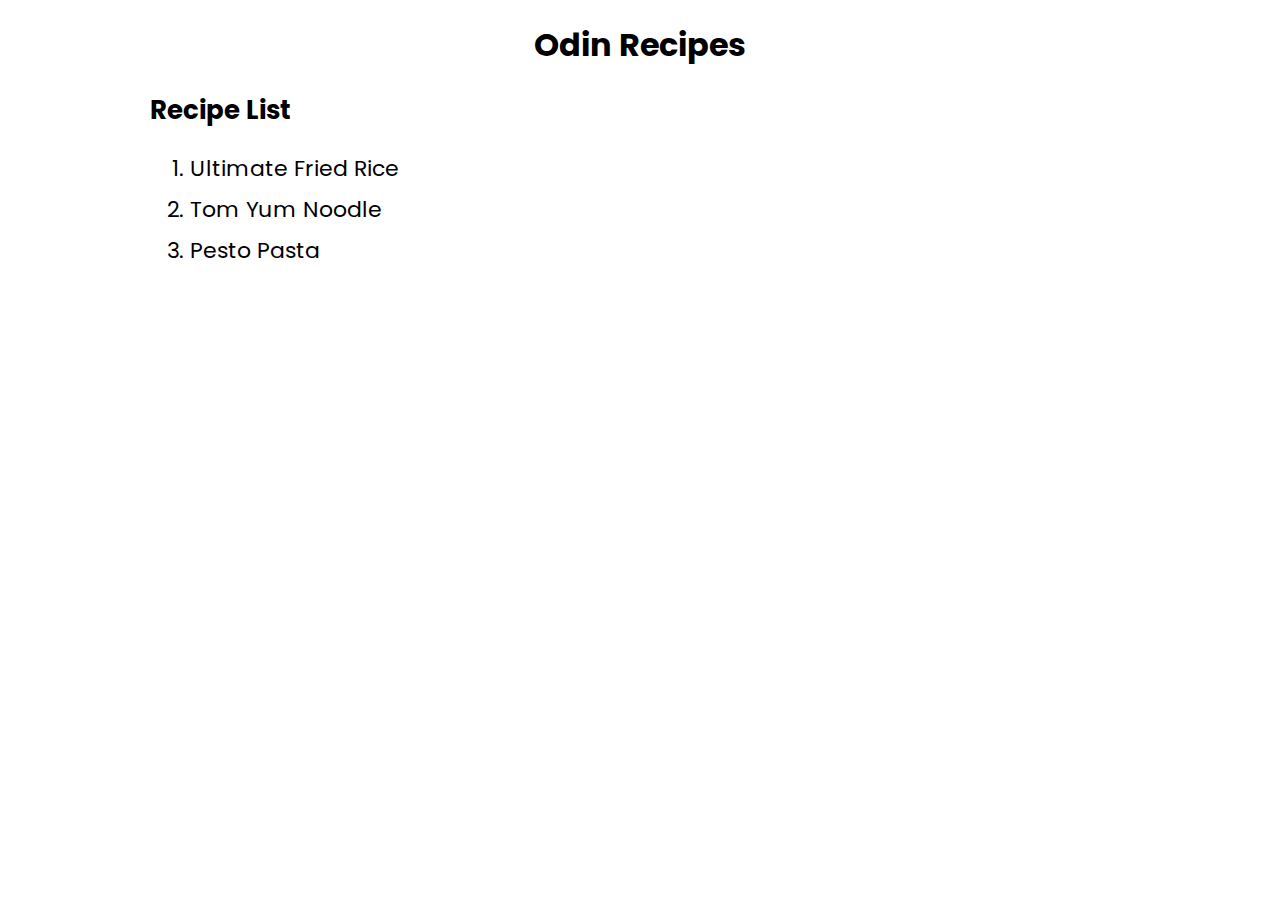
<file: index.html>
<!DOCTYPE html>
<html lang="en">
<head>
    <meta charset="UTF-8">
    <meta name="viewport" content="width=device-width, initial-scale=1.0">
    <link rel="stylesheet" href="styles/main-page.css">
    <title>Odin Recipes</title>
</head>
<body>
    <div class="container">
        <h1 class="odin-heading">Odin Recipes</h1>
        <h2 class="recipe-heading">Recipe List</h2>
        <ol>
            <li class="recipe-list"><a href="./ultimate-fried-rice.html">Ultimate Fried Rice</a></li>
            <li class="recipe-list"><a href="./tom-yum-noodle.html">Tom Yum Noodle</a></li>
            <li class="recipe-list"><a href="./pesto-pasta.html">Pesto Pasta</a></li>
        </ol>
    </div>
</body>
</html>
</file>
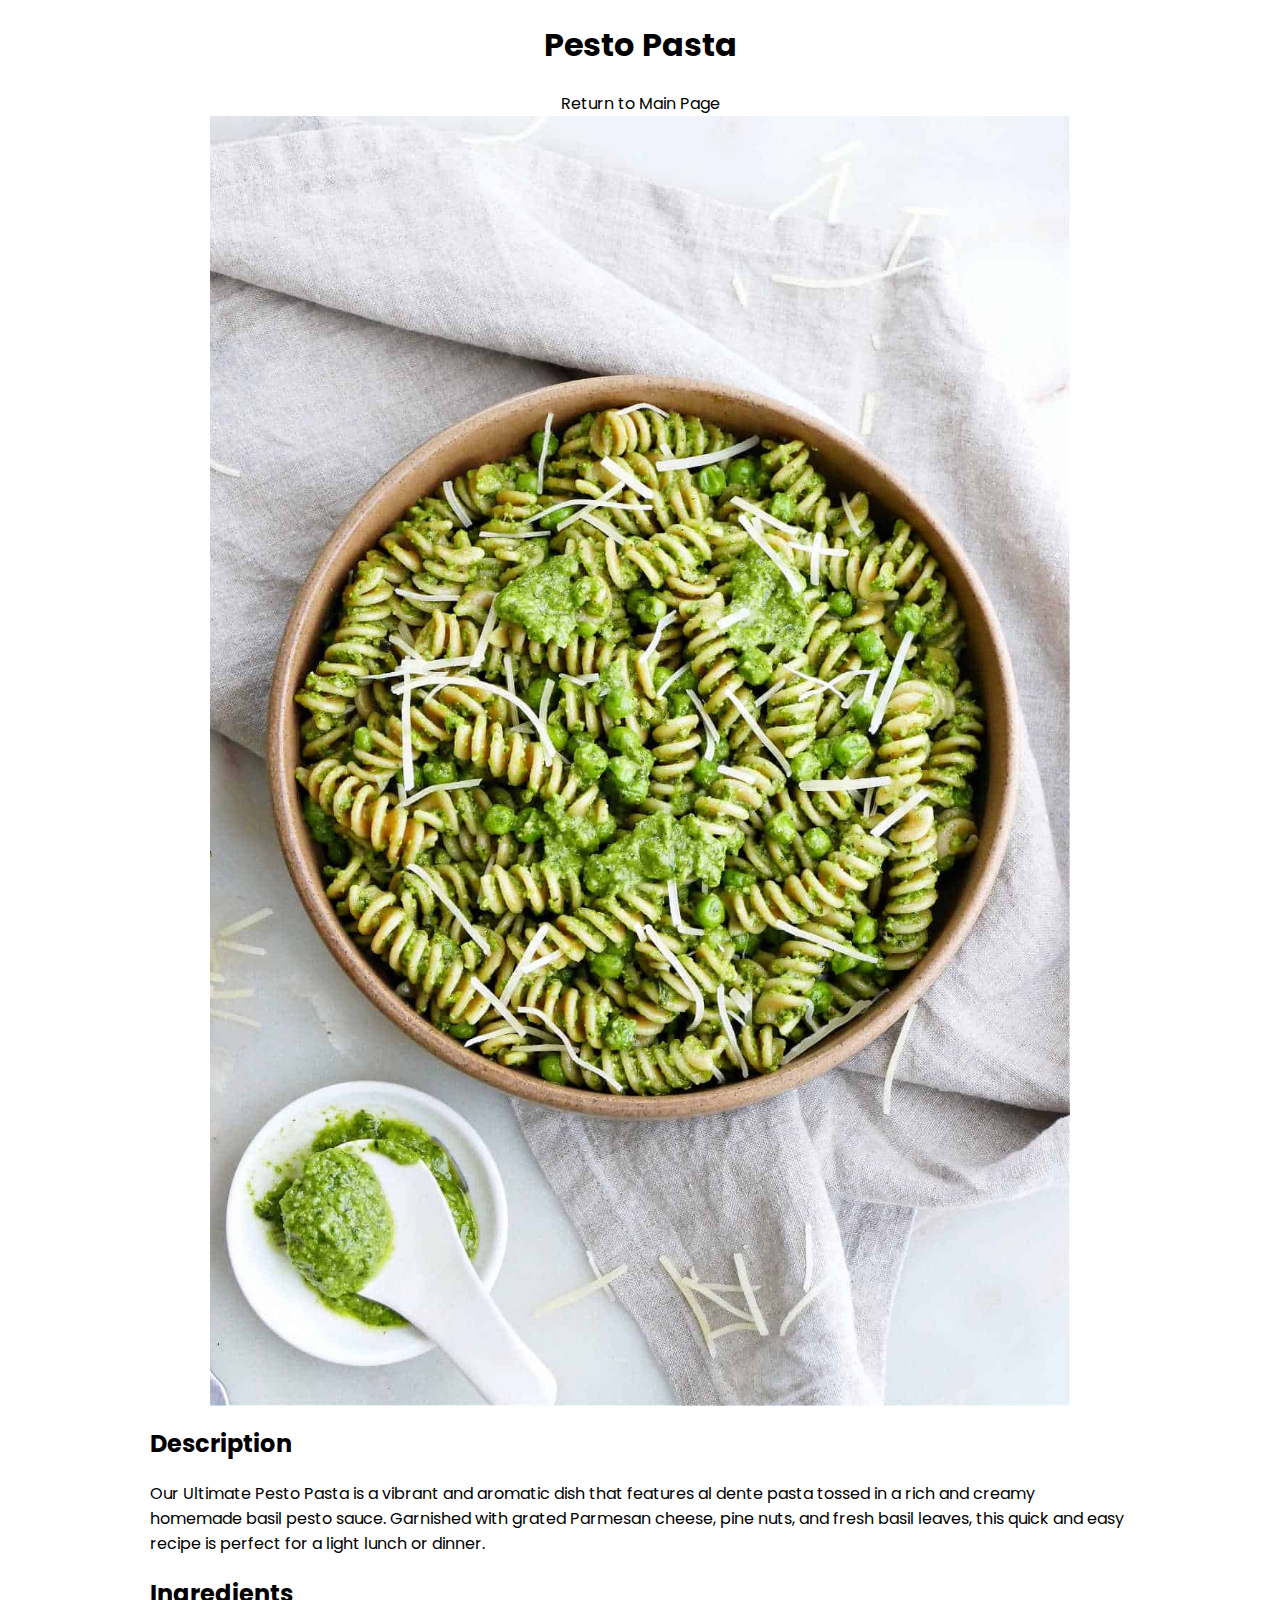
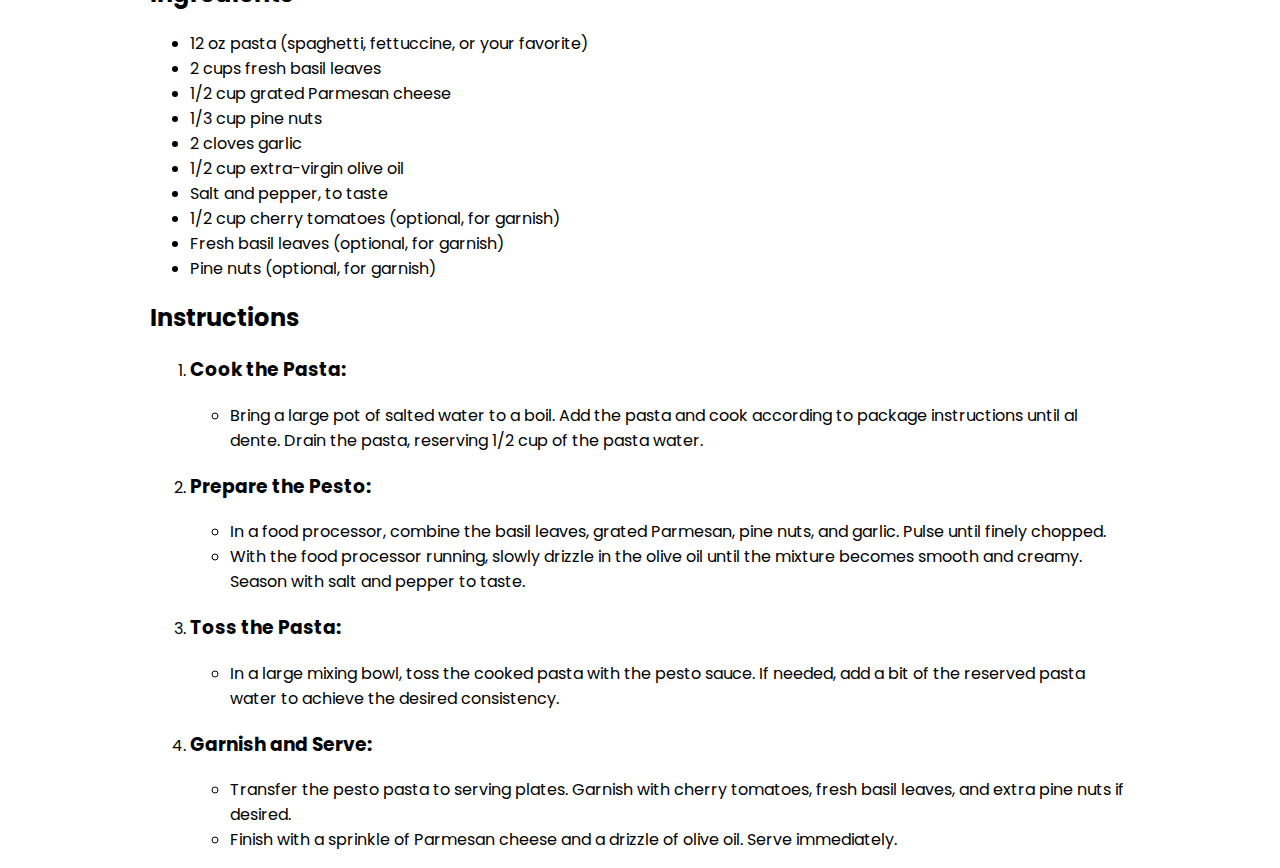
<file: pesto-pasta.html>
<!DOCTYPE html>
<html lang="en">
<head>
    <meta charset="UTF-8">
    <meta name="viewport" content="width=device-width, initial-scale=1.0">
    <link rel="stylesheet" href="styles/recipe-style.css">
    <title>Pesto Pasta</title>
</head>
<body>
    <div class="container">
        <h1 class="recipe-heading">Pesto Pasta</h1>
        <a href="./index.html">Return to Main Page</a>
        <img src="./images/pesto-pasta.jpg" alt="Pesto Pasta" width="860px">
        <h2>Description</h2>
        <p>Our Ultimate Pesto Pasta is a vibrant and aromatic dish that features 
            al dente pasta tossed in a rich and creamy homemade basil pesto sauce. 
            Garnished with grated Parmesan cheese, pine nuts, and fresh basil leaves, 
            this quick and easy recipe is perfect for a light lunch or dinner.
        </p>
        <h2>Ingredients</h2>
        <ul>
            <li>12 oz pasta (spaghetti, fettuccine, or your favorite)</li>
            <li>2 cups fresh basil leaves</li>
            <li>1/2 cup grated Parmesan cheese</li>
            <li>1/3 cup pine nuts</li>
            <li>2 cloves garlic</li>
            <li>1/2 cup extra-virgin olive oil</li>
            <li>Salt and pepper, to taste</li>
            <li>1/2 cup cherry tomatoes (optional, for garnish)</li>
            <li>Fresh basil leaves (optional, for garnish)</li>
            <li>Pine nuts (optional, for garnish)</li>
        </ul>
    
        <h2>Instructions</h2>
        <ol>
            <li>
                <h3>Cook the Pasta:</h3>
                <ul>
                    <li>Bring a large pot of salted water to a boil. Add the pasta and cook according to package instructions until al dente. Drain the pasta, reserving 1/2 cup of the pasta water.</li>
                </ul>
            </li>
            <li>
                <h3>Prepare the Pesto:</h3>
                <ul>
                    <li>In a food processor, combine the basil leaves, grated Parmesan, pine nuts, and garlic. Pulse until finely chopped.</li>
                    <li>With the food processor running, slowly drizzle in the olive oil until the mixture becomes smooth and creamy. Season with salt and pepper to taste.</li>
                </ul>
            </li>
            <li>
                <h3>Toss the Pasta:</h3>
                <ul>
                    <li>In a large mixing bowl, toss the cooked pasta with the pesto sauce. If needed, add a bit of the reserved pasta water to achieve the desired consistency.</li>
                </ul>
            </li>
            <li>
                <h3>Garnish and Serve:</h3>
                <ul>
                    <li>Transfer the pesto pasta to serving plates. Garnish with cherry tomatoes, fresh basil leaves, and extra pine nuts if desired.</li>
                    <li>Finish with a sprinkle of Parmesan cheese and a drizzle of olive oil. Serve immediately.</li>
                </ul>
            </li>
        </ol>
    </div>
</body>
</html>
</file>
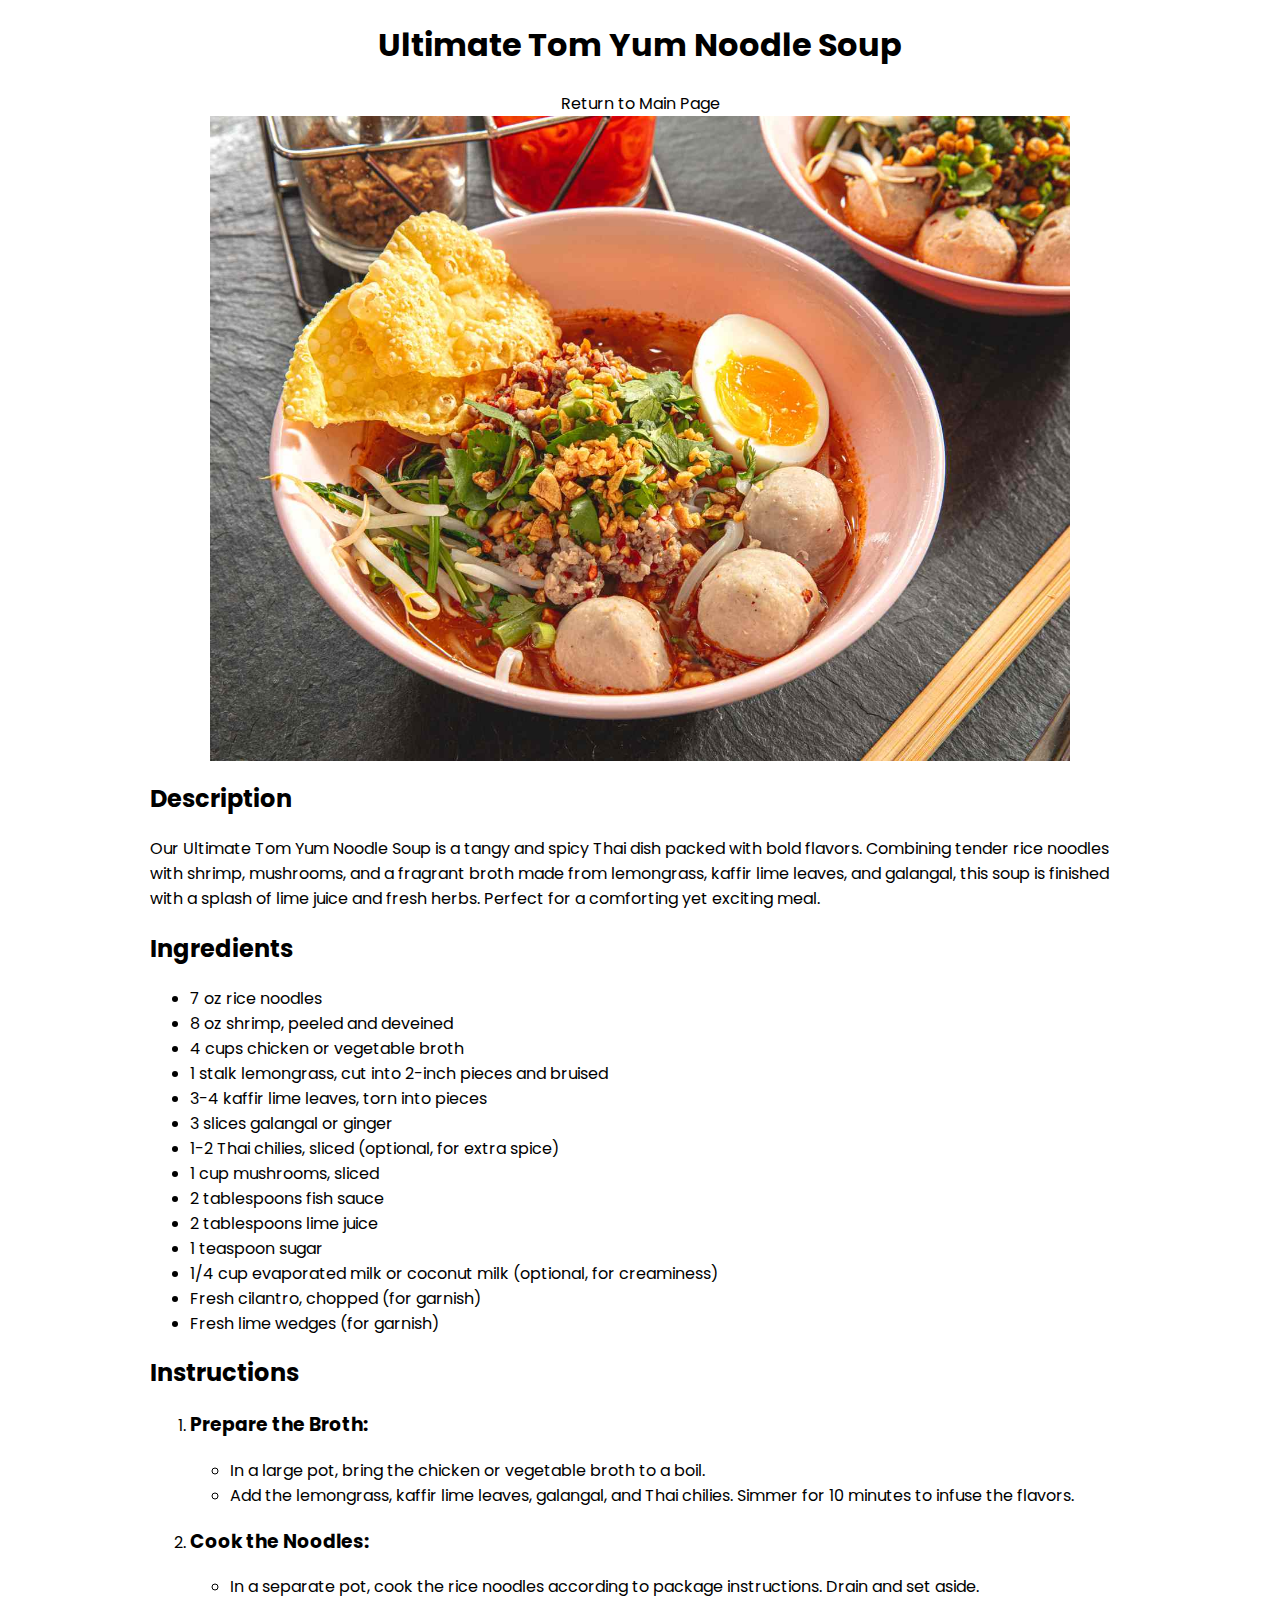
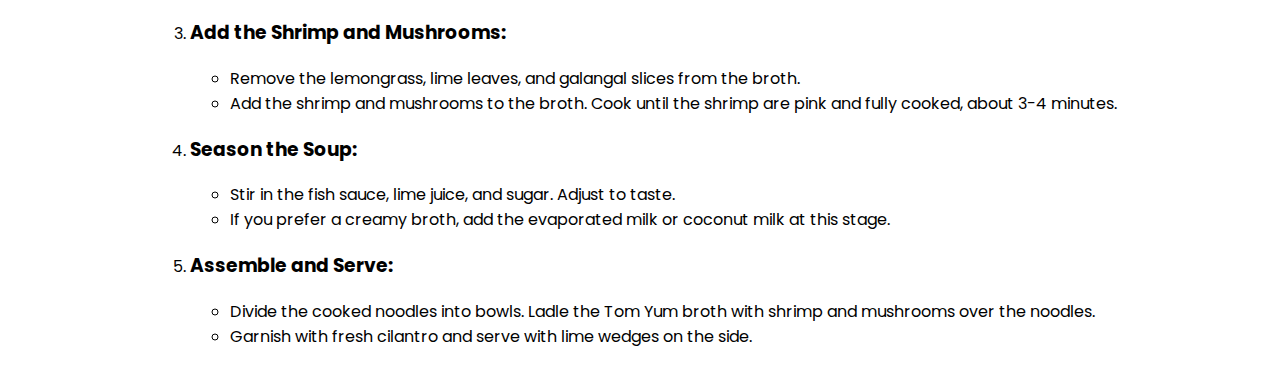
<file: tom-yum-noodle.html>
<!DOCTYPE html>
<html lang="en">
<head>
    <meta charset="UTF-8">
    <meta name="viewport" content="width=device-width, initial-scale=1.0">
    <link rel="stylesheet" href="styles/recipe-style.css">
    <title>Ultimate Tom Yum Noodle Soup</title>
</head>
<body>
    <div class="container">
        <h1 class="recipe-heading">Ultimate Tom Yum Noodle Soup</h1>
        <a href="./index.html">Return to Main Page</a>
        <img src="./images/tom-yum-noodle.jpg" alt="Tom Yum Noodle Soup" width="860px">
        <h2>Description</h2>
        <p>Our Ultimate Tom Yum Noodle Soup is a tangy and spicy Thai dish packed with 
            bold flavors. Combining tender rice noodles with shrimp, mushrooms, and a 
            fragrant broth made from lemongrass, kaffir lime leaves, and galangal, 
            this soup is finished with a splash of lime juice and fresh herbs. 
            Perfect for a comforting yet exciting meal.
        </p>
        <h2>Ingredients</h2>
        <ul>
            <li>7 oz rice noodles</li>
            <li>8 oz shrimp, peeled and deveined</li>
            <li>4 cups chicken or vegetable broth</li>
            <li>1 stalk lemongrass, cut into 2-inch pieces and bruised</li>
            <li>3-4 kaffir lime leaves, torn into pieces</li>
            <li>3 slices galangal or ginger</li>
            <li>1-2 Thai chilies, sliced (optional, for extra spice)</li>
            <li>1 cup mushrooms, sliced</li>
            <li>2 tablespoons fish sauce</li>
            <li>2 tablespoons lime juice</li>
            <li>1 teaspoon sugar</li>
            <li>1/4 cup evaporated milk or coconut milk (optional, for creaminess)</li>
            <li>Fresh cilantro, chopped (for garnish)</li>
            <li>Fresh lime wedges (for garnish)</li>
        </ul>
    
        <h2>Instructions</h2>
        <ol>
            <li>
                <h3>Prepare the Broth:</h3>
                <ul>
                    <li>In a large pot, bring the chicken or vegetable broth to a boil.</li>
                    <li>Add the lemongrass, kaffir lime leaves, galangal, and Thai chilies. Simmer for 10 minutes to infuse the flavors.</li>
                </ul>
            </li>
            <li>
                <h3>Cook the Noodles:</h3>
                <ul>
                    <li>In a separate pot, cook the rice noodles according to package instructions. Drain and set aside.</li>
                </ul>
            </li>
            <li>
                <h3>Add the Shrimp and Mushrooms:</h3>
                <ul>
                    <li>Remove the lemongrass, lime leaves, and galangal slices from the broth.</li>
                    <li>Add the shrimp and mushrooms to the broth. Cook until the shrimp are pink and fully cooked, about 3-4 minutes.</li>
                </ul>
            </li>
            <li>
                <h3>Season the Soup:</h3>
                <ul>
                    <li>Stir in the fish sauce, lime juice, and sugar. Adjust to taste.</li>
                    <li>If you prefer a creamy broth, add the evaporated milk or coconut milk at this stage.</li>
                </ul>
            </li>
            <li>
                <h3>Assemble and Serve:</h3>
                <ul>
                    <li>Divide the cooked noodles into bowls. Ladle the Tom Yum broth with shrimp and mushrooms over the noodles.</li>
                    <li>Garnish with fresh cilantro and serve with lime wedges on the side.</li>
                </ul>
            </li>
        </ol>
    </div>
</body>
</html>
</file>
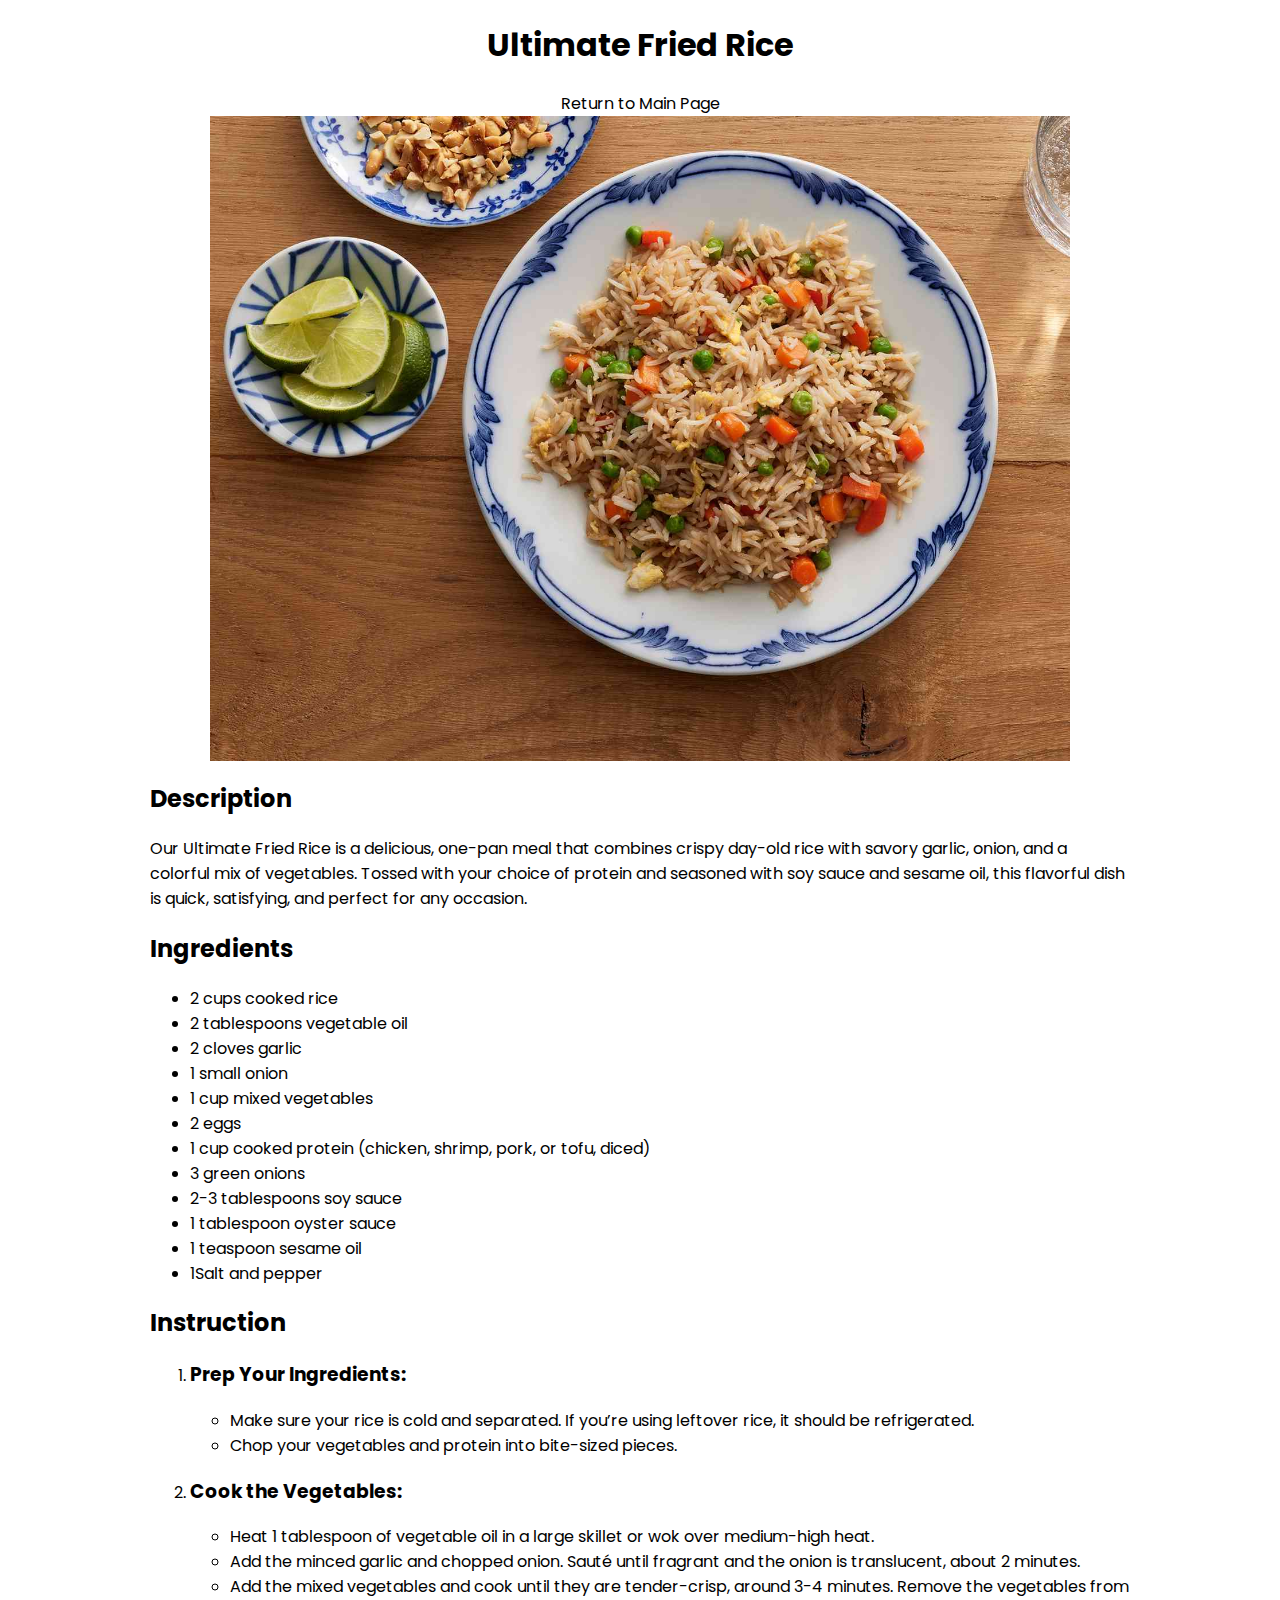
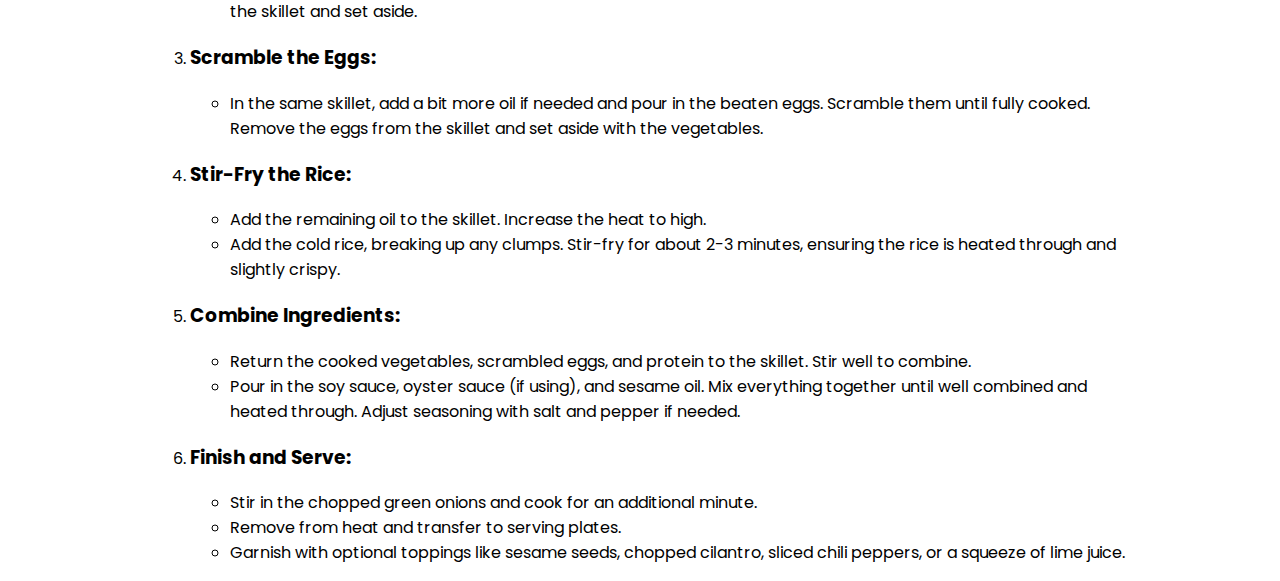
<file: ultimate-fried-rice.html>
<!DOCTYPE html>
<html lang="en">
<head>
    <meta charset="UTF-8">
    <meta name="viewport" content="width=device-width, initial-scale=1.0">
    <link rel="stylesheet" href="styles/recipe-style.css">
    <title>Ultimate Fried Rice</title>
</head>
<body>
    <div class="container">
        <h1 class="recipe-heading">Ultimate Fried Rice</h1>
        <a href="./index.html">Return to Main Page</a>
        <img src="./images/fried-rice.jpg" alt="Fried Rice" width="860px">
        <h2>Description</h2>
        <p>Our Ultimate Fried Rice is a delicious, 
            one-pan meal that combines crispy day-old rice 
            with savory garlic, onion, and a colorful mix of vegetables. 
            Tossed with your choice of protein and seasoned with soy sauce and 
            sesame oil, this flavorful dish is quick, satisfying, and perfect 
            for any occasion.
        </p>
        <h2>Ingredients</h2>
        <ul>
            <li>2 cups cooked rice</li>
            <li>2 tablespoons vegetable oil</li>
            <li>2 cloves garlic</li>
            <li>1 small onion</li>
            <li>1 cup mixed vegetables</li>
            <li>2 eggs</li>
            <li>1 cup cooked protein (chicken, shrimp, pork, or tofu, diced)</li>
            <li>3 green onions</li>
            <li>2-3 tablespoons soy sauce</li>
            <li>1 tablespoon oyster sauce</li>
            <li>1 teaspoon sesame oil</li>
            <li>1Salt and pepper</li>
        </ul>
    
        <h2>Instruction</h2>
        <ol>
            <li>
                <h3>Prep Your Ingredients:</h3>
                <ul>
                    <li>Make sure your rice is cold and separated. If 
                        you’re using leftover rice, it should be refrigerated.
                    </li>
                    <li>Chop your vegetables and protein into bite-sized pieces.</li>
                </ul>
            </li>
            <li>
                <h3>Cook the Vegetables:</h3>
                <ul>
                    <li>
                        Heat 1 tablespoon of vegetable oil in a large 
                        skillet or wok over medium-high heat.
                    </li>
                    <li>
                        Add the minced garlic and chopped onion. Sauté until 
                        fragrant and the onion is translucent, about 2 minutes.
                    </li>
                    <li>
                        Add the mixed vegetables and cook until they are tender-crisp, 
                        around 3-4 minutes. Remove the vegetables from the skillet 
                        and set aside.
                    </li>
                </ul>
            </li>
            <li>
                <h3>Scramble the Eggs:</h3>
                <ul>
                    <li>
                        In the same skillet, add a bit more oil if 
                        needed and pour in the beaten eggs. Scramble 
                        them until fully cooked. Remove the eggs from 
                        the skillet and set aside with the vegetables.
                    </li>
                </ul>
            </li>
            <li>
                <h3>Stir-Fry the Rice:</h3>
                <ul>
                    <li>
                        Add the remaining oil to the skillet. Increase the heat to high.
                    </li>
                    <li>
                        Add the cold rice, breaking up any clumps. 
                        Stir-fry for about 2-3 minutes, ensuring 
                        the rice is heated through and slightly crispy.
                    </li>
                </ul>
            </li>
            <li>
                <h3>Combine Ingredients:</h3>
                <ul>
                    <li>
                        Return the cooked vegetables, scrambled eggs, and 
                        protein to the skillet. Stir well to combine.
                    </li>
                    <li>
                        Pour in the soy sauce, oyster sauce (if using), and sesame 
                        oil. Mix everything together until well combined and heated 
                        through. Adjust seasoning with salt and pepper if needed.
                    </li>
                </ul>
            </li>
            <li>
                <h3>Finish and Serve:</h3>
                <ul>
                    <li>
                        Stir in the chopped green onions and cook for an additional minute.
                    </li>
                    <li>
                        Remove from heat and transfer to serving plates.
                    </li>
                    <li>
                        Garnish with optional toppings like sesame seeds, chopped cilantro, 
                        sliced chili peppers, or a squeeze of lime juice.
                    </li>
                </ul>
            </li>
        </ol>
    </div>
</body>
</html>
</file>
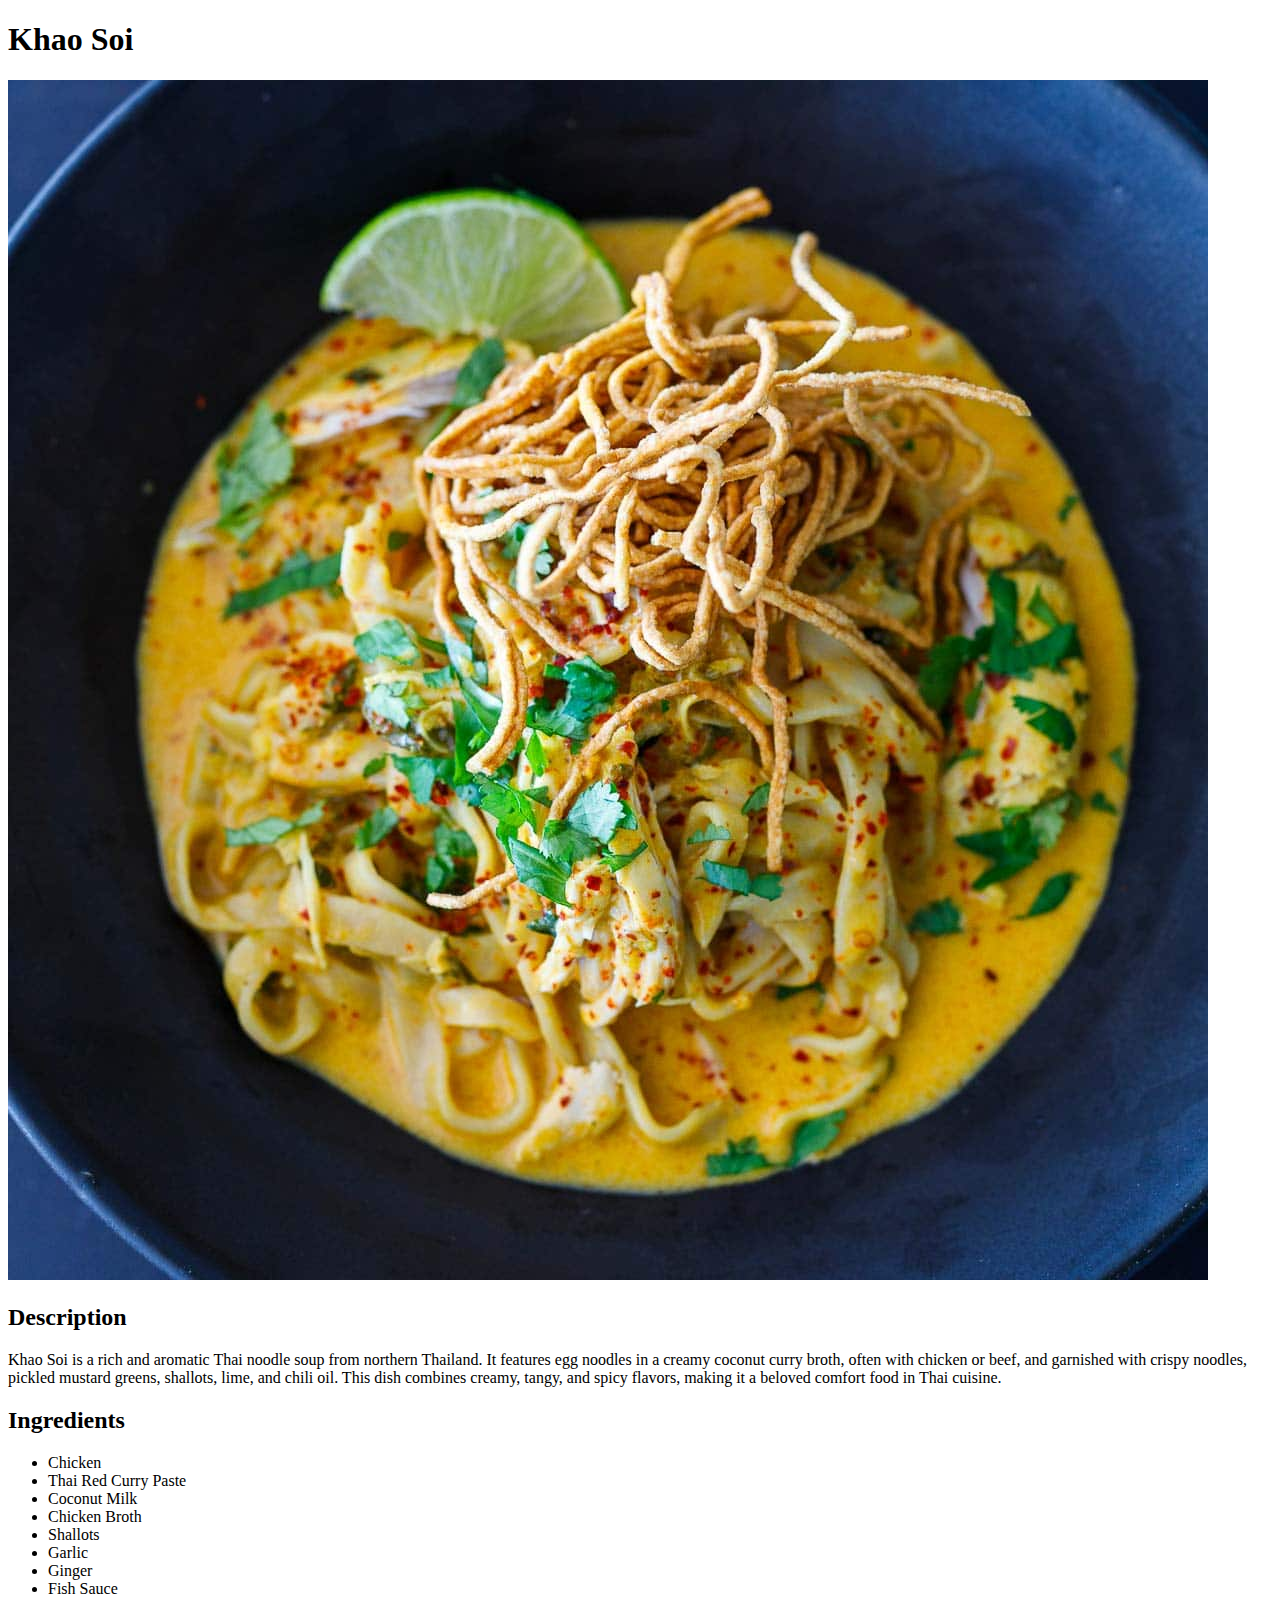
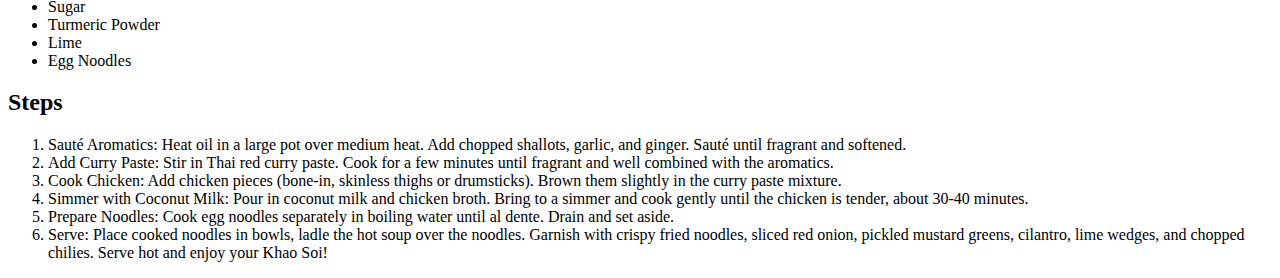
<file: recipes/khao-soi.html>
<!DOCTYPE html>
<html lang="en">
<head>
    <meta charset="UTF-8">
    <meta name="viewport" content="width=device-width, initial-scale=1.0">
    <title>Khao Soi Recipe</title>
</head>
<body>
    <h1>Khao Soi</h1>

    <img src="../images/khao-soi.jpg" alt="a delicious khao soi">
    
    <h2>Description</h2>
    <p>Khao Soi is a rich and aromatic Thai noodle soup from northern Thailand. It features egg noodles in a creamy coconut curry broth, often with chicken or beef, and garnished with crispy noodles, pickled mustard greens, shallots, lime, and chili oil. This dish combines creamy, tangy, and spicy flavors, making it a beloved comfort food in Thai cuisine.</p>

    <h2>Ingredients</h2>
    <ul>
        <li>Chicken</li>
        <li>Thai Red Curry Paste</li>
        <li>Coconut Milk</li>
        <li>Chicken Broth</li>
        <li>Shallots</li>
        <li>Garlic</li>
        <li>Ginger</li>
        <li>Fish Sauce</li>
        <li>Sugar</li>
        <li>Turmeric Powder</li>
        <li>Lime</li>
        <li>Egg Noodles</li>
    </ul>

    <h2>Steps</h2>
    <ol>
        <li>Sauté Aromatics: Heat oil in a large pot over medium heat. Add chopped shallots, garlic, and ginger. Sauté until fragrant and softened.</li>
        <li>Add Curry Paste: Stir in Thai red curry paste. Cook for a few minutes until fragrant and well combined with the aromatics.</li>
        <li>Cook Chicken: Add chicken pieces (bone-in, skinless thighs or drumsticks). Brown them slightly in the curry paste mixture.</li>
        <li>Simmer with Coconut Milk: Pour in coconut milk and chicken broth. Bring to a simmer and cook gently until the chicken is tender, about 30-40 minutes.</li>
        <li>Prepare Noodles: Cook egg noodles separately in boiling water until al dente. Drain and set aside.</li>
        <li>Serve: Place cooked noodles in bowls, ladle the hot soup over the noodles. Garnish with crispy fried noodles, sliced red onion, pickled mustard greens, cilantro, lime wedges, and chopped chilies. Serve hot and enjoy your Khao Soi!</li>
    </ol>
</body>
</html>
</file>
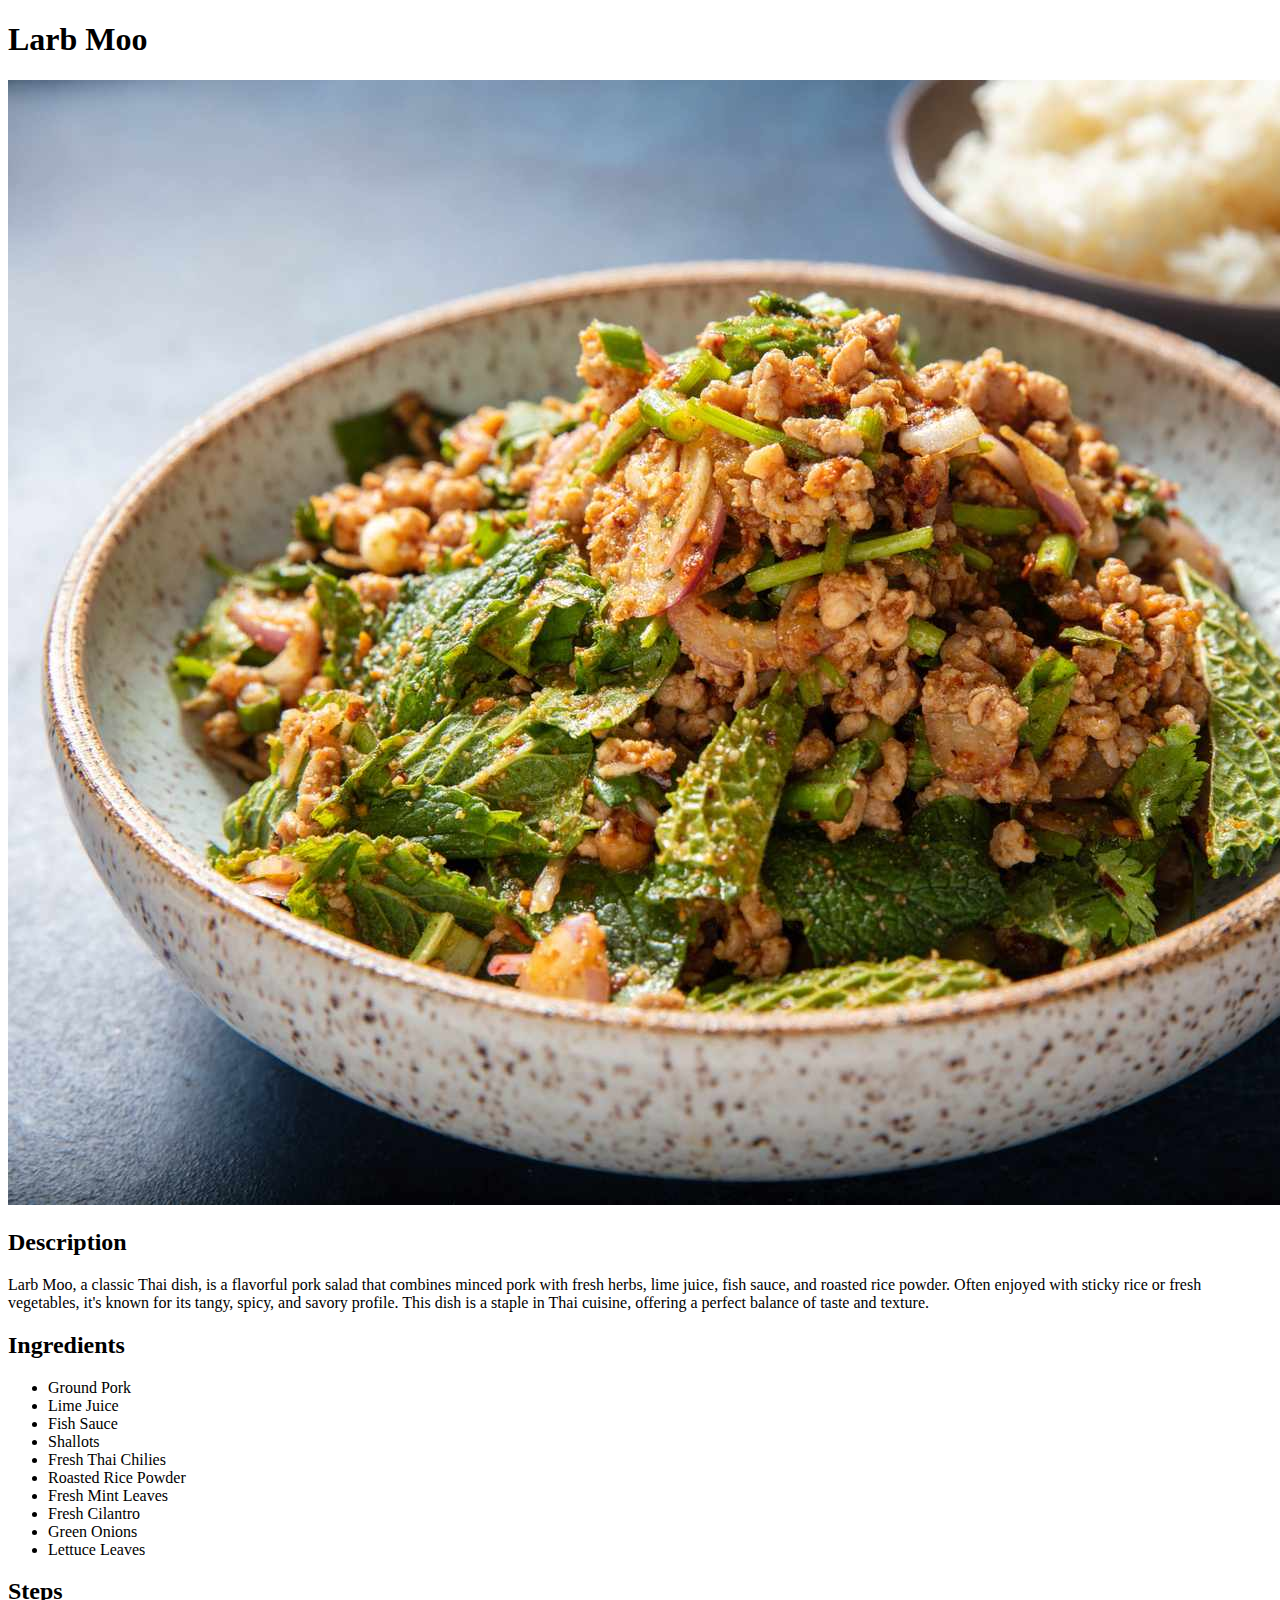
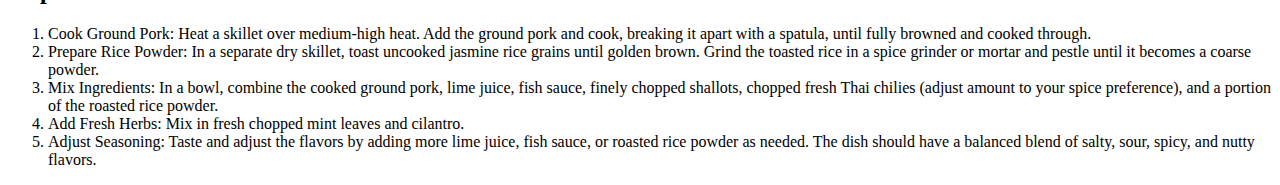
<file: recipes/larb-moo.html>
<!DOCTYPE html>
<html lang="en">
<head>
    <meta charset="UTF-8">
    <meta name="viewport" content="width=device-width, initial-scale=1.0">
    <title>Larb Moo Recipe</title>
</head>
<body>
    <h1>Larb Moo</h1>

    <img src="../images/larb-moo.jpg" alt="a delicious larb moo">
    
    <h2>Description</h2>
    <p>Larb Moo, a classic Thai dish, is a flavorful pork salad that combines minced pork with fresh herbs, lime juice, fish sauce, and roasted rice powder. Often enjoyed with sticky rice or fresh vegetables, it's known for its tangy, spicy, and savory profile. This dish is a staple in Thai cuisine, offering a perfect balance of taste and texture.</p>

    <h2>Ingredients</h2>
    <ul>
        <li>Ground Pork</li>
        <li>Lime Juice</li>
        <li>Fish Sauce</li>
        <li>Shallots</li>
        <li>Fresh Thai Chilies</li>
        <li>Roasted Rice Powder</li>
        <li>Fresh Mint Leaves</li>
        <li>Fresh Cilantro</li>
        <li>Green Onions</li>
        <li>Lettuce Leaves</li>
    </ul>

    <h2>Steps</h2>
    <ol>
        <li>Cook Ground Pork: Heat a skillet over medium-high heat. Add the ground pork and cook, breaking it apart with a spatula, until fully browned and cooked through.</li>
        <li>Prepare Rice Powder: In a separate dry skillet, toast uncooked jasmine rice grains until golden brown. Grind the toasted rice in a spice grinder or mortar and pestle until it becomes a coarse powder.</li>
        <li>Mix Ingredients: In a bowl, combine the cooked ground pork, lime juice, fish sauce, finely chopped shallots, chopped fresh Thai chilies (adjust amount to your spice preference), and a portion of the roasted rice powder.</li>
        <li>Add Fresh Herbs: Mix in fresh chopped mint leaves and cilantro.</li>
        <li>Adjust Seasoning: Taste and adjust the flavors by adding more lime juice, fish sauce, or roasted rice powder as needed. The dish should have a balanced blend of salty, sour, spicy, and nutty flavors.</li>
    </ol>
</body>
</html>
</file>
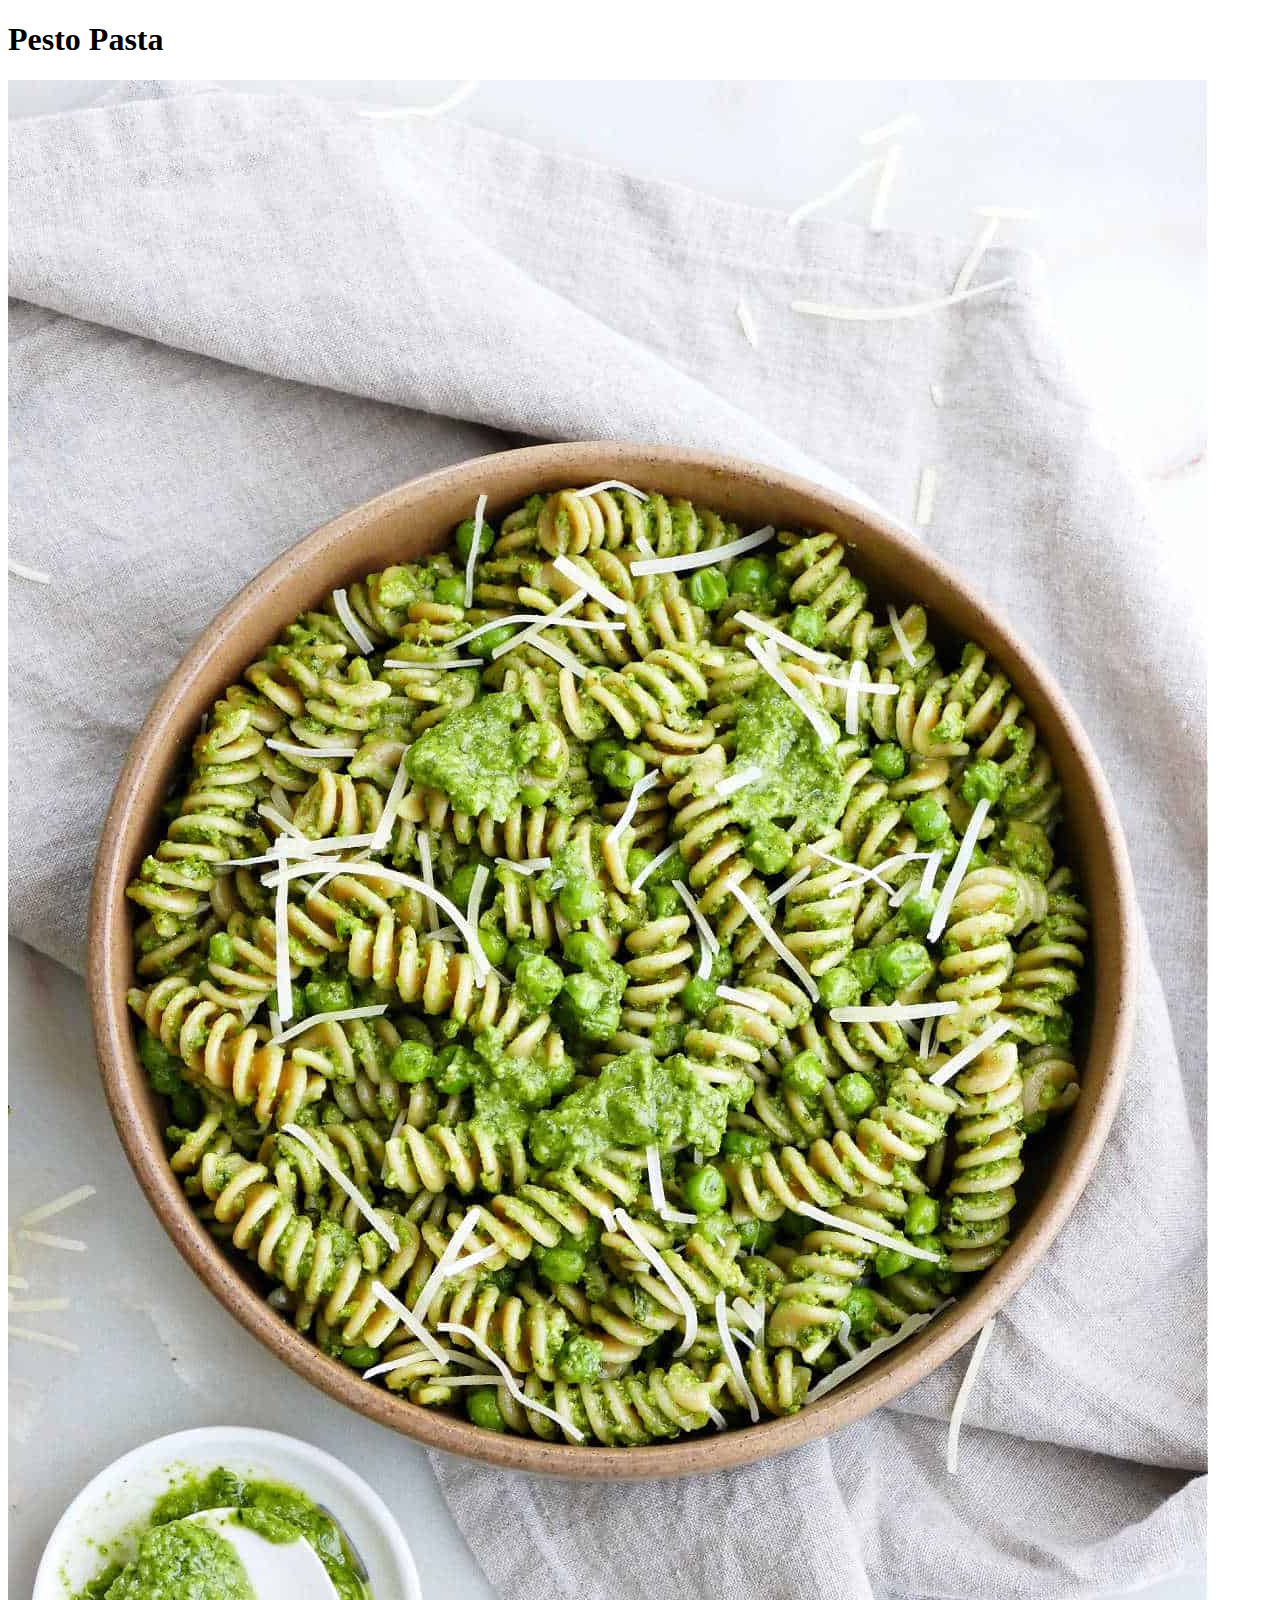
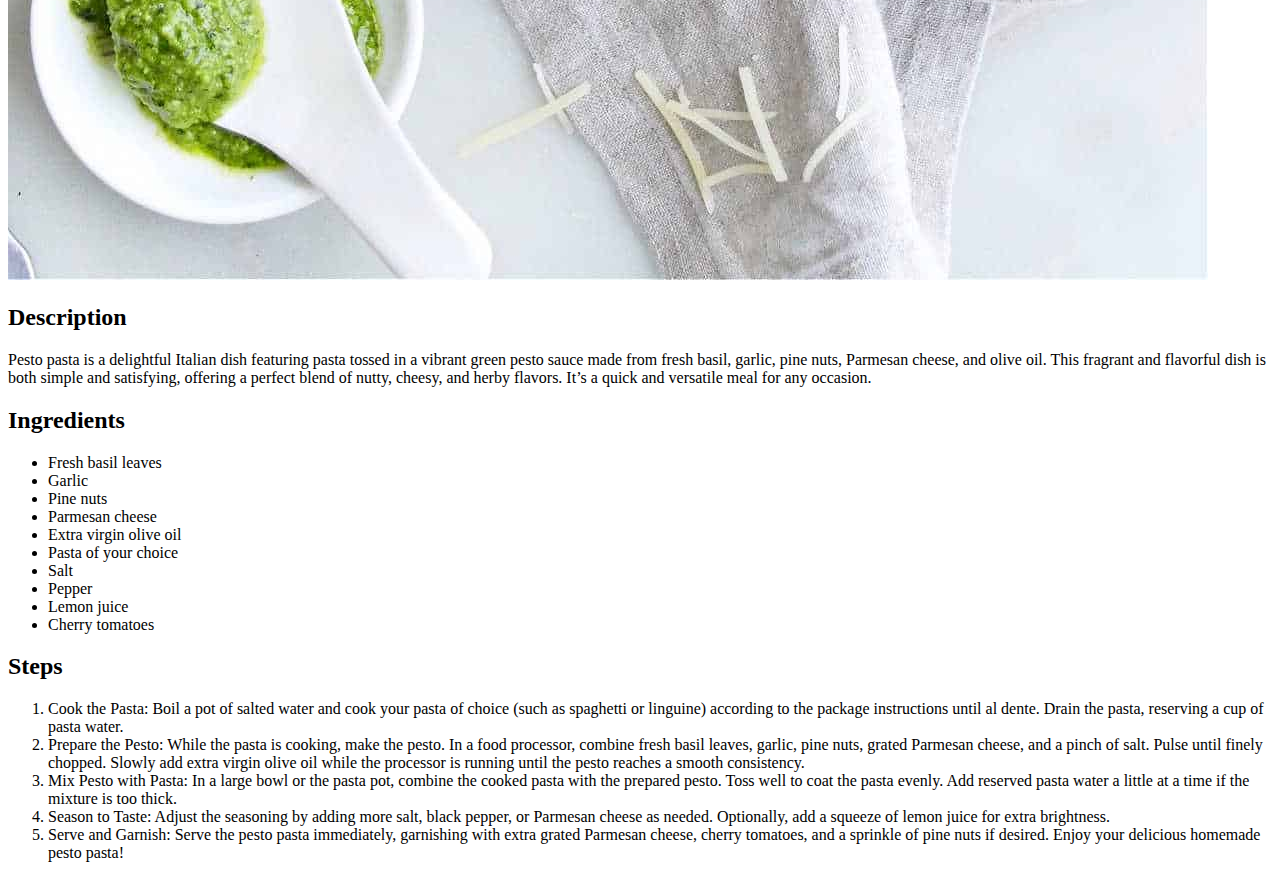
<file: recipes/pesto-pasta.html>
<!DOCTYPE html>
<html lang="en">
<head>
    <meta charset="UTF-8">
    <meta name="viewport" content="width=device-width, initial-scale=1.0">
    <title>Pesto Pasta Recipe</title>
</head>
<body>
    <h1>Pesto Pasta</h1>

    <img src="../images/pesto-pasta.jpg" alt="a delicious pesto pasta">
    
    <h2>Description</h2>
    <p>Pesto pasta is a delightful Italian dish featuring pasta tossed in a vibrant green pesto sauce made from fresh basil, garlic, pine nuts, Parmesan cheese, and olive oil. This fragrant and flavorful dish is both simple and satisfying, offering a perfect blend of nutty, cheesy, and herby flavors. It’s a quick and versatile meal for any occasion.</p>

    <h2>Ingredients</h2>
    <ul>
        <li>Fresh basil leaves</li>
        <li>Garlic</li>
        <li>Pine nuts</li>
        <li>Parmesan cheese</li>
        <li>Extra virgin olive oil</li>
        <li>Pasta of your choice</li>
        <li>Salt</li>
        <li>Pepper</li>
        <li>Lemon juice</li>
        <li>Cherry tomatoes</li>
    </ul>

    <h2>Steps</h2>
    <ol>
        <li>Cook the Pasta: Boil a pot of salted water and cook your pasta of choice (such as spaghetti or linguine) according to the package instructions until al dente. Drain the pasta, reserving a cup of pasta water.</li>
        <li>Prepare the Pesto: While the pasta is cooking, make the pesto. In a food processor, combine fresh basil leaves, garlic, pine nuts, grated Parmesan cheese, and a pinch of salt. Pulse until finely chopped. Slowly add extra virgin olive oil while the processor is running until the pesto reaches a smooth consistency.</li>
        <li>Mix Pesto with Pasta: In a large bowl or the pasta pot, combine the cooked pasta with the prepared pesto. Toss well to coat the pasta evenly. Add reserved pasta water a little at a time if the mixture is too thick.</li>
        <li>Season to Taste: Adjust the seasoning by adding more salt, black pepper, or Parmesan cheese as needed. Optionally, add a squeeze of lemon juice for extra brightness.</li>
        <li>Serve and Garnish: Serve the pesto pasta immediately, garnishing with extra grated Parmesan cheese, cherry tomatoes, and a sprinkle of pine nuts if desired. Enjoy your delicious homemade pesto pasta!</li>
    </ol>
</body>
</html>
</file>
<file: styles/main-page.css>
@import url('https://fonts.googleapis.com/css2?family=Poppins:ital,wght@0,100;0,200;0,300;0,400;0,500;0,600;0,700;0,800;0,900;1,100;1,200;1,300;1,400;1,500;1,600;1,700;1,800;1,900&display=swap');

* {
    font-family: "Poppins", sans-serif;
}

a {
    text-decoration: none;
    color: black;
}

.container {
    width: 980px;
    margin: 0 auto;
}

.odin-heading {
    text-align: center;
}

.recipe-heading {
    font-size: 26px;
}

.recipe-list {
    font-size: 22px;
    margin-bottom: 8px;
}

.recipe-list:hover {
    text-decoration: underline;
}
</file>
<file: styles/recipe-style.css>
@import url('https://fonts.googleapis.com/css2?family=Poppins:ital,wght@0,100;0,200;0,300;0,400;0,500;0,600;0,700;0,800;0,900;1,100;1,200;1,300;1,400;1,500;1,600;1,700;1,800;1,900&display=swap');

* {
    font-family: "Poppins", sans-serif;
}

a {
    display: block;
    text-decoration: none;
    color: black;
    text-align: center;
}

a:hover {
    text-decoration: underline;
}

img {
    display: block;
    margin: 0 auto;
}

.container {
    width: 980px;
    margin: 0 auto;
}

.recipe-heading {
    text-align: center;
}
</file>
